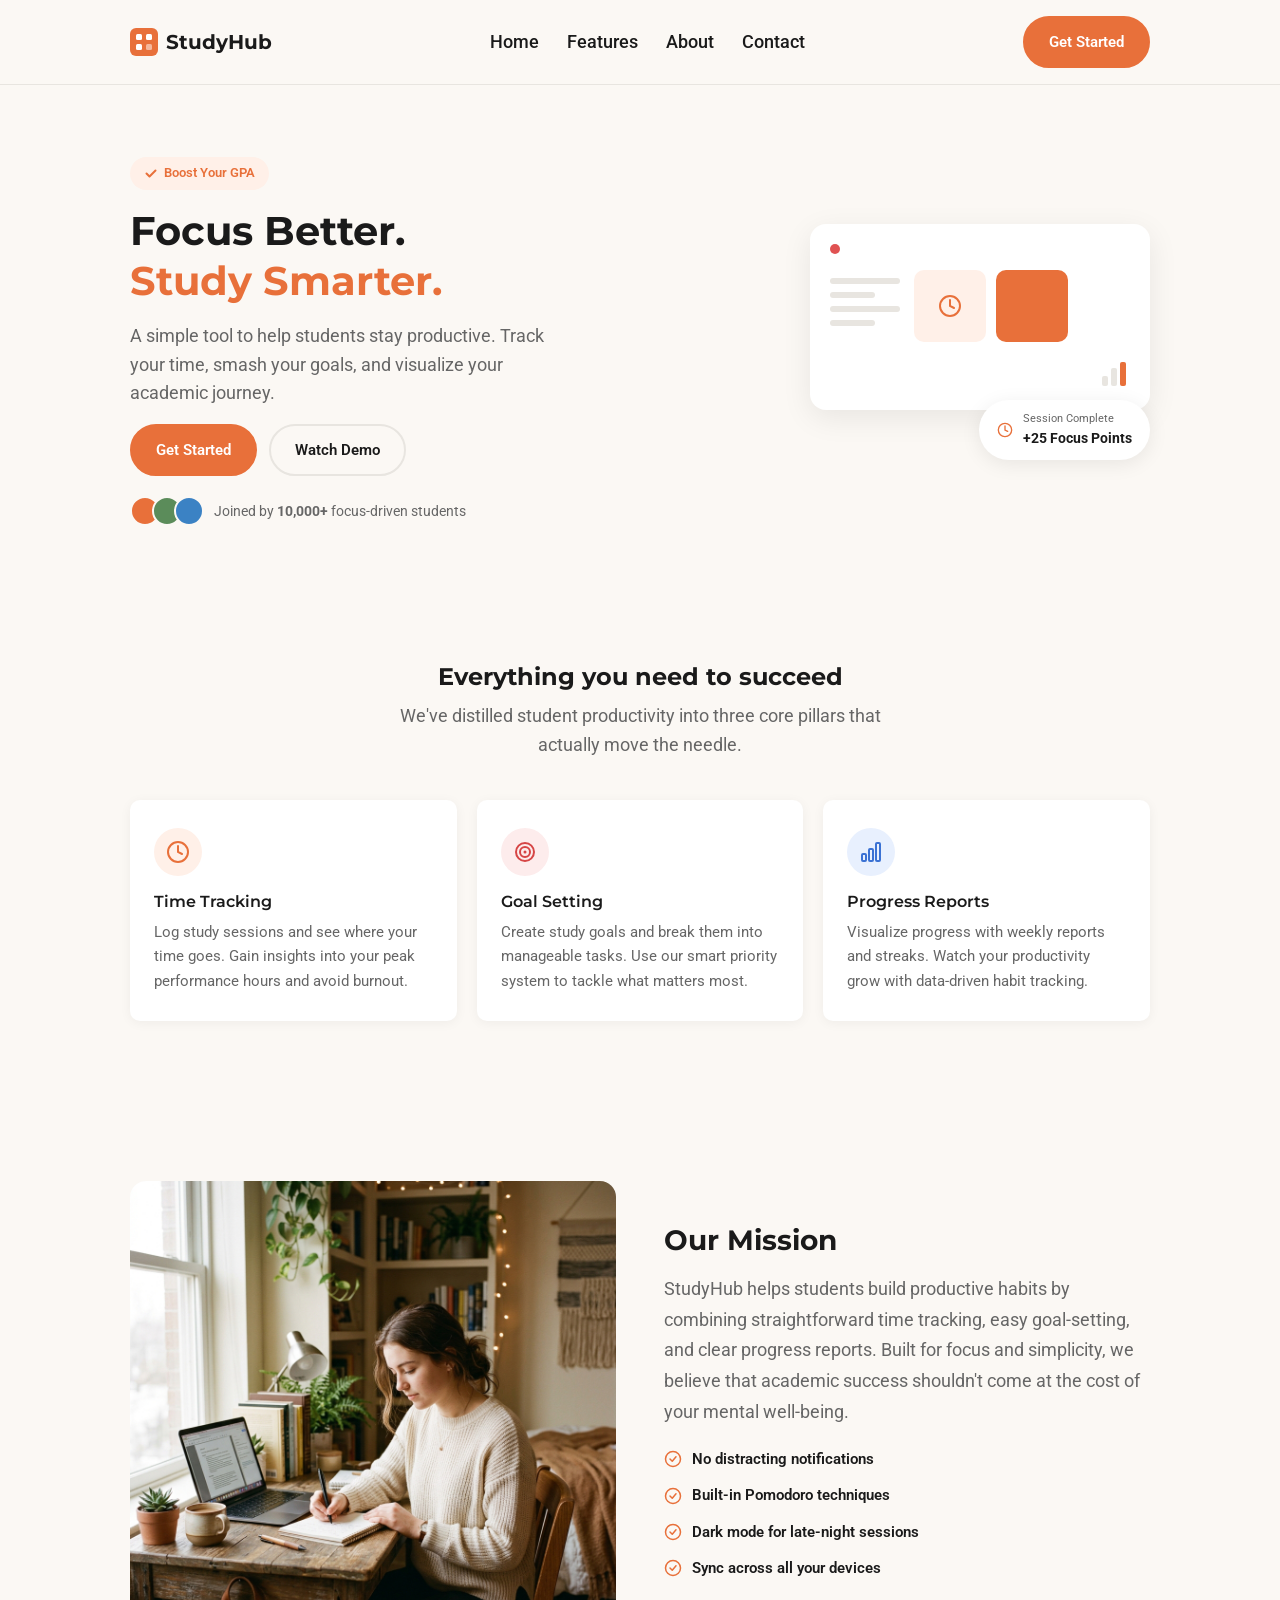
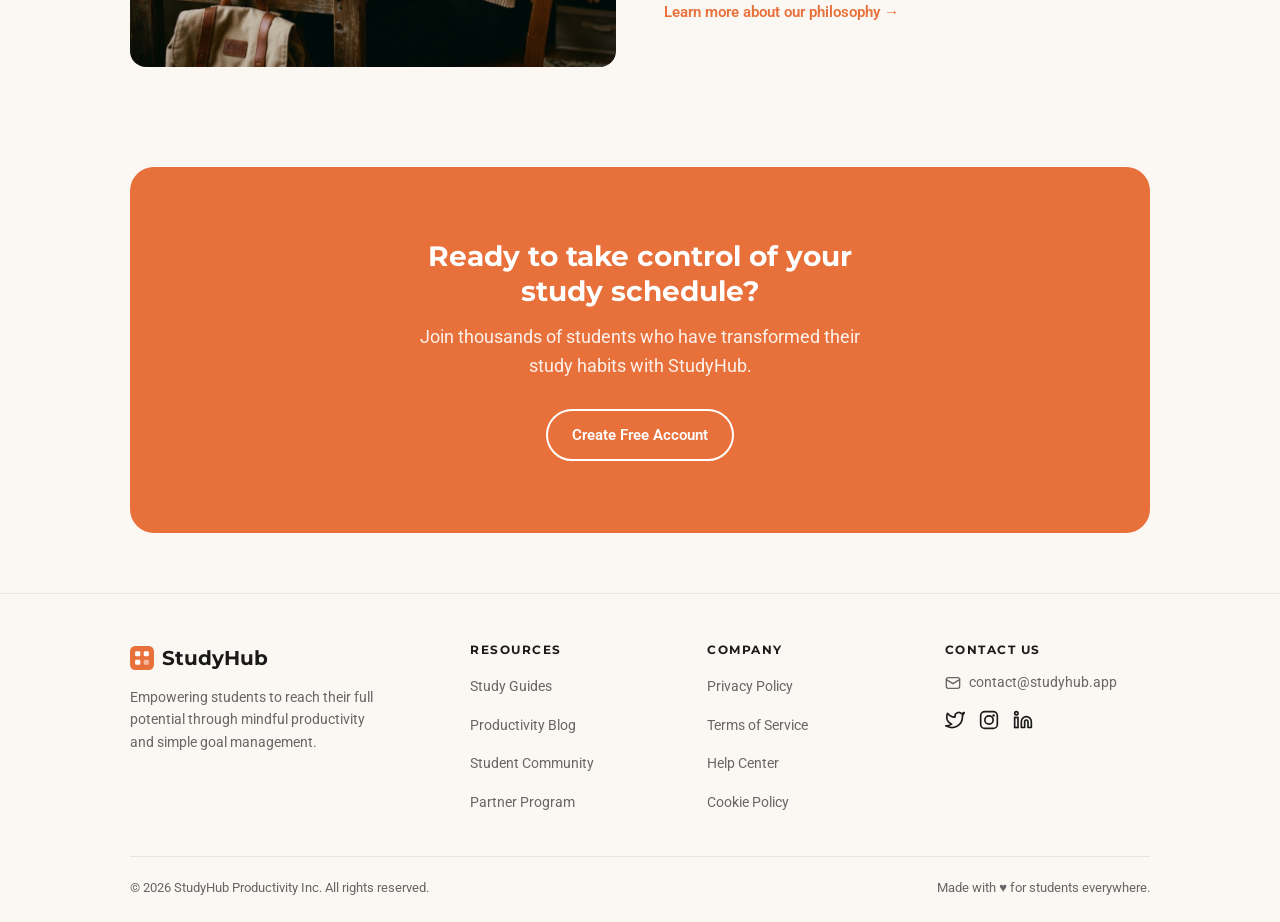
<file: index.html>
<!DOCTYPE html>
<html lang="en">
<head>
    <meta charset="UTF-8">
    <meta name="viewport" content="width=device-width, initial-scale=1.0">
    <meta name="description" content="StudyHub helps students stay productive with time tracking, goal setting, and progress reports.">
    <title>StudyHub - Focus Better. Study Smarter.</title>

    <!-- Fonts -->
    <link href="https://fonts.googleapis.com/css2?family=Montserrat:wght@400;600;700&family=Roboto:wght@400;500&display=swap" rel="stylesheet">

    <!-- CSS -->
    <link rel="stylesheet" href="style.css">
    <link rel="icon" href="#">

    <!-- Meta Tags for Social Media -->
    <meta property="og:type" content="website" />
    <meta property="og:locale" content="en_US" />
    <meta property="og:site_name" content="StudyHub" />
    <meta property="og:title" content="StudyHub - Focus Better. Study Smarter." />
    <meta property="og:description" content="StudyHub helps students stay productive with time tracking, goal setting, and progress reports." />
    <meta property="og:url" content="https://decodelabs-full-stack-dev.vercel.app/" />
    <meta property="og:image" content="https://decodelabs-full-stack-dev.vercel.app/images/og-image.png" />
    <meta property="og:image:secure_url" content="https://decodelabs-full-stack-dev.vercel.app/images/og-image.png" />
    <meta property="og:image:width" content="1200" />
    <meta property="og:image:height" content="630" />
    <meta property="og:image:alt" content="StudyHub - Focus Better. Study Smarter." />
</head>
<body>

    <!-- Skip to content (accessibility) -->
    <a href="#main-content" class="skip-link">Skip to content</a>

    <!-- Header -->
    <header>
        <div class="container header-container">

            <div class="logo">
                <img src="icons/logo.svg" alt="" width="28" height="28">
                <span>StudyHub</span>
            </div>

            <!-- Hamburger (mobile only) -->
            <button class="hamburger" aria-label="Toggle menu" aria-expanded="false">
                <span></span>
                <span></span>
                <span></span>
            </button>

            <nav class="nav" aria-label="Main navigation">
                <ul class="nav-links">
                    <li><a href="#">Home</a></li>
                    <li><a href="#features">Features</a></li>
                    <li><a href="#our-mission">About</a></li>
                    <li><a href="#contact-us">Contact</a></li>
                </ul>
            </nav>

            <a href="#" class="btn btn-primary header-cta">Get Started</a>
        </div>
    </header>

    <!-- Main -->
    <main id="main-content">

        <!-- Hero -->
        <section id="hero">
            <div class="container hero-container">
                <div class="hero-text">

                    <span class="badge">
                        <img src="icons/check.svg" alt="" width="14" height="14">
                        Boost Your GPA
                    </span>

                    <h1>Focus Better.<br><span class="accent">Study Smarter.</span></h1>

                    <p class="subtitle">A simple tool to help students stay productive. Track your time, smash your goals, and visualize your academic journey.</p>

                    <div class="hero-actions">
                        <a href="#" class="btn btn-primary">Get Started</a>
                        <a href="#" class="btn btn-outline">Watch Demo</a>
                    </div>

                    <div class="social-proof">
                        <div class="avatars">
                            <span class="avatar" style="background:#E8703A"></span>
                            <span class="avatar" style="background:#5B8C5A"></span>
                            <span class="avatar" style="background:#3B82C4"></span>
                        </div>
                        <p>Joined by <strong>10,000+</strong> focus-driven students</p>
                    </div>
                </div>

                <!-- Dashboard mockup -->
                <div class="hero-visual">
                    <div class="dashboard-card">
                        <div class="dash-dot"></div>
                        <div class="dash-body">
                            <div class="dash-lines">
                                <div class="line"></div>
                                <div class="line short"></div>
                                <div class="line"></div>
                                <div class="line short"></div>
                            </div>
                            <div class="dash-widgets">
                                <div class="widget widget-clock">
                                    <img src="icons/clock.svg" alt="" width="24" height="24">
                                </div>
                                <div class="widget widget-fill"></div>
                            </div>
                        </div>
                        <div class="dash-chart">
                            <img src="icons/chart.svg" alt="" width="32" height="32">
                        </div>
                    </div>

                    <div class="floating-badge">
                        <img src="icons/clock.svg" alt="" width="16" height="16">
                        <div>
                            <small>Session Complete</small>
                            <strong>+25 Focus Points</strong>
                        </div>
                    </div>
                </div>
            </div>
        </section>

        <!-- Features -->
        <section id="features">
            <div class="container">
                <div class="section-header">
                    <h2>Everything you need to succeed</h2>
                    <p>We've distilled student productivity into three core pillars that actually move the needle.</p>
                </div>

                <div class="feature-cards">
                    <article class="feature-card">
                        <div class="feature-icon">
                            <img src="icons/clock.svg" alt="" width="24" height="24">
                        </div>
                        <h3>Time Tracking</h3>
                        <p>Log study sessions and see where your time goes. Gain insights into your peak performance hours and avoid burnout.</p>
                    </article>

                    <article class="feature-card">
                        <div class="feature-icon red">
                            <img src="icons/target.svg" alt="" width="24" height="24">
                        </div>
                        <h3>Goal Setting</h3>
                        <p>Create study goals and break them into manageable tasks. Use our smart priority system to tackle what matters most.</p>
                    </article>

                    <article class="feature-card">
                        <div class="feature-icon blue">
                            <img src="icons/bars.svg" alt="" width="24" height="24">
                        </div>
                        <h3>Progress Reports</h3>
                        <p>Visualize progress with weekly reports and streaks. Watch your productivity grow with data-driven habit tracking.</p>
                    </article>
                </div>
            </div>
        </section>

        <!-- Our Mission -->
        <section id="our-mission">
            <div class="container mission-container">
                <div class="mission-image">
                    <img src="images/student-studying.png" alt="Student studying at desk with laptop and notebook">
                </div>

                <div class="mission-text">
                    <h2>Our Mission</h2>
                    <p>StudyHub helps students build productive habits by combining straightforward time tracking, easy goal-setting, and clear progress reports. Built for focus and simplicity, we believe that academic success shouldn't come at the cost of your mental well-being.</p>

                    <ul class="check-list">
                        <li><img src="icons/circle-check.svg" alt="" width="18" height="18"> No distracting notifications</li>
                        <li><img src="icons/circle-check.svg" alt="" width="18" height="18"> Built-in Pomodoro techniques</li>
                        <li><img src="icons/circle-check.svg" alt="" width="18" height="18"> Dark mode for late-night sessions</li>
                        <li><img src="icons/circle-check.svg" alt="" width="18" height="18"> Sync across all your devices</li>
                    </ul>

                    <a href="#" class="link-accent">Learn more about our philosophy &rarr;</a>
                </div>
            </div>
        </section>

        <!-- CTA -->
        <section id="cta">
            <div class="container">
                <div class="cta-card">
                    <h2>Ready to take control of your study schedule?</h2>
                    <p>Join thousands of students who have transformed their study habits with StudyHub.</p>
                    <a href="#" class="btn btn-white-outline">Create Free Account</a>
                </div>
            </div>
        </section>
    </main>

    <!-- Footer -->
    <footer>
        <div class="container">
            <div class="footer-grid">

                <div class="footer-brand">
                    <div class="logo">
                        <img src="icons/logo.svg" alt="" width="24" height="24">
                        <span>StudyHub</span>
                    </div>
                    <p>Empowering students to reach their full potential through mindful productivity and simple goal management.</p>
                </div>

                <div class="footer-col">
                    <h3>RESOURCES</h3>
                    <ul>
                        <li><a href="#">Study Guides</a></li>
                        <li><a href="#">Productivity Blog</a></li>
                        <li><a href="#">Student Community</a></li>
                        <li><a href="#">Partner Program</a></li>
                    </ul>
                </div>

                <div class="footer-col">
                    <h3>COMPANY</h3>
                    <ul>
                        <li><a href="#">Privacy Policy</a></li>
                        <li><a href="#">Terms of Service</a></li>
                        <li><a href="#">Help Center</a></li>
                        <li><a href="#">Cookie Policy</a></li>
                    </ul>
                </div>

                <div class="footer-col" id="contact-us">
                    <h3>CONTACT US</h3>
                    <a href="mailto:contact@studyhub.app" class="contact-email">
                        <img src="icons/mail.svg" alt="" width="16" height="16">
                        contact@studyhub.app
                    </a>
                    <div class="social-links">
                        <a href="#" aria-label="StudyHub on Twitter"><img src="icons/twitter.svg" alt="" width="20" height="20"></a>
                        <a href="#" aria-label="StudyHub on Instagram"><img src="icons/instagram.svg" alt="" width="20" height="20"></a>
                        <a href="#" aria-label="StudyHub on LinkedIn"><img src="icons/linkedin.svg" alt="" width="20" height="20"></a>
                    </div>
                </div>
            </div>

            <div class="footer-bottom">
                <p>&copy; 2026 StudyHub Productivity Inc. All rights reserved.</p>
                <p>Made with &hearts; for students everywhere.</p>
            </div>
        </div>
    </footer>

    <script src="script.js"></script>
</body>
</html>
</file>
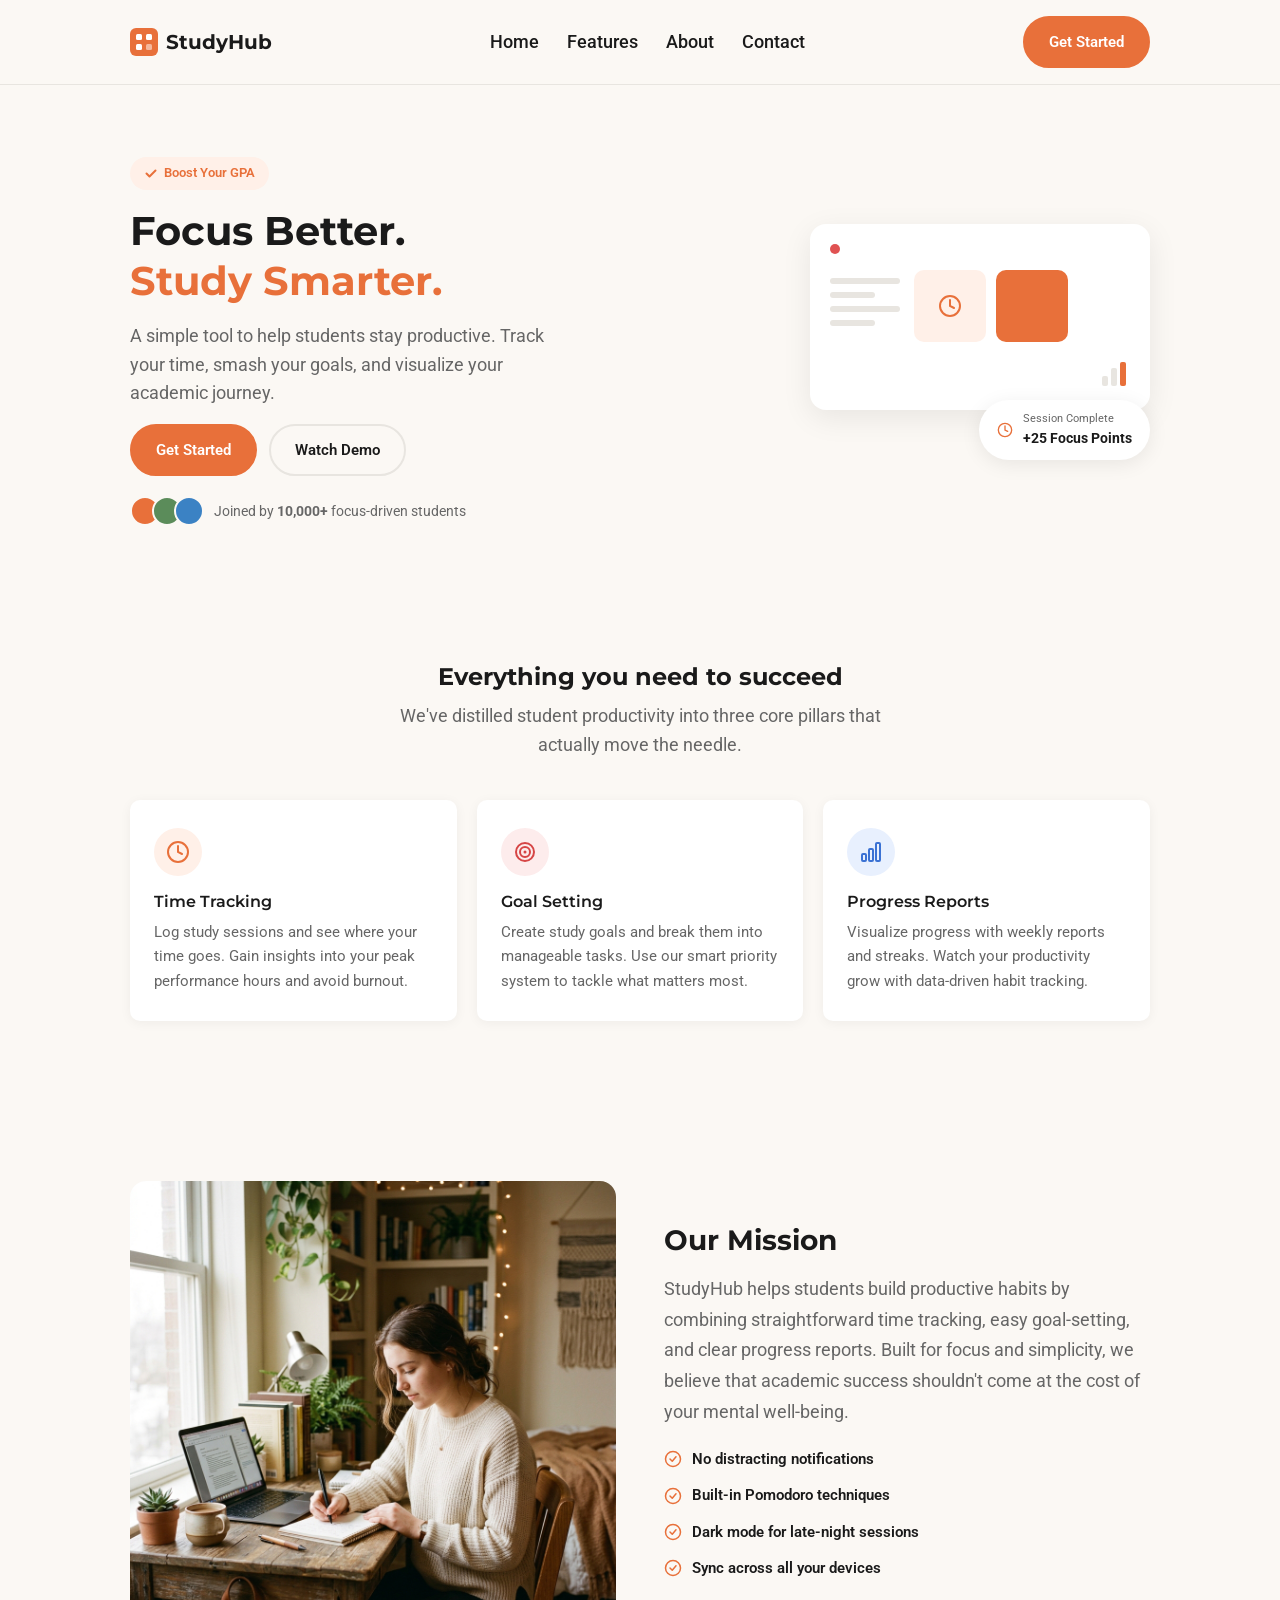
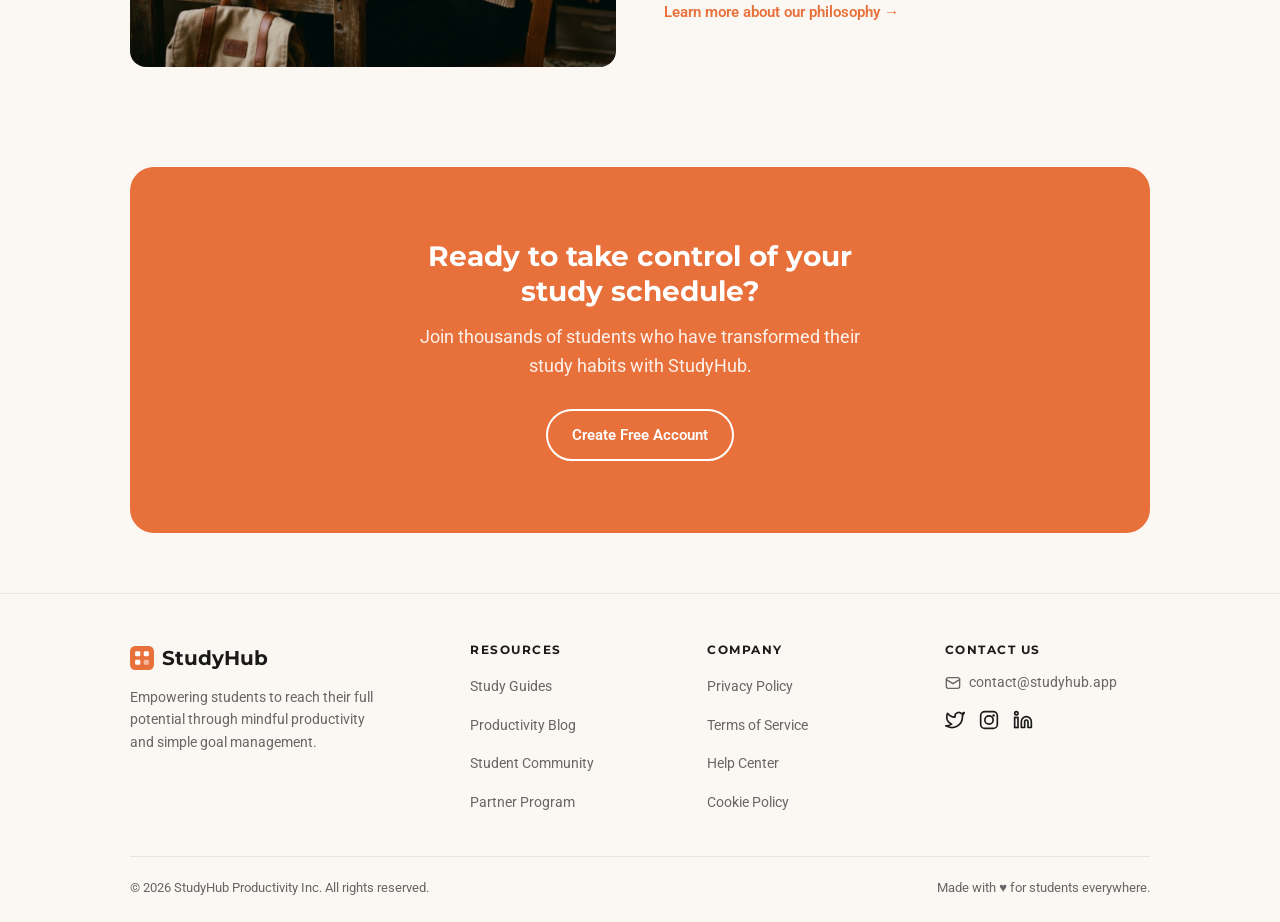
<file: Project-1/index.html>
<!DOCTYPE html>
<html lang="en">
<head>
    <meta charset="UTF-8">
    <meta name="viewport" content="width=device-width, initial-scale=1.0">
    <meta name="description" content="StudyHub helps students stay productive with time tracking, goal setting, and progress reports.">
    <title>StudyHub - Focus Better. Study Smarter.</title>

    <!-- Fonts -->
    <link href="https://fonts.googleapis.com/css2?family=Montserrat:wght@400;600;700&family=Roboto:wght@400;500&display=swap" rel="stylesheet">

    <!-- CSS -->
    <link rel="stylesheet" href="style.css">
    <link rel="icon" href="#">

    <!-- Meta Tags for Social Media -->
    <meta property="og:type" content="website" />
    <meta property="og:locale" content="en_US" />
    <meta property="og:site_name" content="StudyHub" />
    <meta property="og:title" content="StudyHub - Focus Better. Study Smarter." />
    <meta property="og:description" content="StudyHub helps students stay productive with time tracking, goal setting, and progress reports." />
    <meta property="og:url" content="https://studyhub-decodelabs.vercel.app/" />
    <meta property="og:image" content="https://studyhub-decodelabs.vercel.app/images/og-image.png" />
    <meta property="og:image:secure_url" content="https://studyhub-decodelabs.vercel.app/images/og-image.png" />
    <meta property="og:image:width" content="1200" />
    <meta property="og:image:height" content="630" />
    <meta property="og:image:alt" content="StudyHub - Focus Better. Study Smarter." />
</head>
<body>

    <!-- Skip to content (accessibility) -->
    <a href="#main-content" class="skip-link">Skip to content</a>

    <!-- Header -->
    <header>
        <div class="container header-container">

            <div class="logo">
                <img src="icons/logo.svg" alt="" width="28" height="28">
                <span>StudyHub</span>
            </div>

            <!-- Hamburger (mobile only) -->
            <button class="hamburger" aria-label="Toggle menu" aria-expanded="false">
                <span></span>
                <span></span>
                <span></span>
            </button>

            <nav class="nav" aria-label="Main navigation">
                <ul class="nav-links">
                    <li><a href="#">Home</a></li>
                    <li><a href="#features">Features</a></li>
                    <li><a href="#our-mission">About</a></li>
                    <li><a href="#contact-us">Contact</a></li>
                </ul>
            </nav>

            <a href="#" class="btn btn-primary header-cta">Get Started</a>
        </div>
    </header>

    <!-- Main -->
    <main id="main-content">

        <!-- Hero -->
        <section id="hero">
            <div class="container hero-container">
                <div class="hero-text">

                    <span class="badge">
                        <img src="icons/check.svg" alt="" width="14" height="14">
                        Boost Your GPA
                    </span>

                    <h1>Focus Better.<br><span class="accent">Study Smarter.</span></h1>

                    <p class="subtitle">A simple tool to help students stay productive. Track your time, smash your goals, and visualize your academic journey.</p>

                    <div class="hero-actions">
                        <a href="#" class="btn btn-primary">Get Started</a>
                        <a href="#" class="btn btn-outline">Watch Demo</a>
                    </div>

                    <div class="social-proof">
                        <div class="avatars">
                            <span class="avatar" style="background:#E8703A"></span>
                            <span class="avatar" style="background:#5B8C5A"></span>
                            <span class="avatar" style="background:#3B82C4"></span>
                        </div>
                        <p>Joined by <strong>10,000+</strong> focus-driven students</p>
                    </div>
                </div>

                <!-- Dashboard mockup -->
                <div class="hero-visual">
                    <div class="dashboard-card">
                        <div class="dash-dot"></div>
                        <div class="dash-body">
                            <div class="dash-lines">
                                <div class="line"></div>
                                <div class="line short"></div>
                                <div class="line"></div>
                                <div class="line short"></div>
                            </div>
                            <div class="dash-widgets">
                                <div class="widget widget-clock">
                                    <img src="icons/clock.svg" alt="" width="24" height="24">
                                </div>
                                <div class="widget widget-fill"></div>
                            </div>
                        </div>
                        <div class="dash-chart">
                            <img src="icons/chart.svg" alt="" width="32" height="32">
                        </div>
                    </div>

                    <div class="floating-badge">
                        <img src="icons/clock.svg" alt="" width="16" height="16">
                        <div>
                            <small>Session Complete</small>
                            <strong>+25 Focus Points</strong>
                        </div>
                    </div>
                </div>
            </div>
        </section>

        <!-- Features -->
        <section id="features">
            <div class="container">
                <div class="section-header">
                    <h2>Everything you need to succeed</h2>
                    <p>We've distilled student productivity into three core pillars that actually move the needle.</p>
                </div>

                <div class="feature-cards">
                    <article class="feature-card">
                        <div class="feature-icon">
                            <img src="icons/clock.svg" alt="" width="24" height="24">
                        </div>
                        <h3>Time Tracking</h3>
                        <p>Log study sessions and see where your time goes. Gain insights into your peak performance hours and avoid burnout.</p>
                    </article>

                    <article class="feature-card">
                        <div class="feature-icon red">
                            <img src="icons/target.svg" alt="" width="24" height="24">
                        </div>
                        <h3>Goal Setting</h3>
                        <p>Create study goals and break them into manageable tasks. Use our smart priority system to tackle what matters most.</p>
                    </article>

                    <article class="feature-card">
                        <div class="feature-icon blue">
                            <img src="icons/bars.svg" alt="" width="24" height="24">
                        </div>
                        <h3>Progress Reports</h3>
                        <p>Visualize progress with weekly reports and streaks. Watch your productivity grow with data-driven habit tracking.</p>
                    </article>
                </div>
            </div>
        </section>

        <!-- Our Mission -->
        <section id="our-mission">
            <div class="container mission-container">
                <div class="mission-image">
                    <img src="images/student-studying.png" alt="Student studying at desk with laptop and notebook">
                </div>

                <div class="mission-text">
                    <h2>Our Mission</h2>
                    <p>StudyHub helps students build productive habits by combining straightforward time tracking, easy goal-setting, and clear progress reports. Built for focus and simplicity, we believe that academic success shouldn't come at the cost of your mental well-being.</p>

                    <ul class="check-list">
                        <li><img src="icons/circle-check.svg" alt="" width="18" height="18"> No distracting notifications</li>
                        <li><img src="icons/circle-check.svg" alt="" width="18" height="18"> Built-in Pomodoro techniques</li>
                        <li><img src="icons/circle-check.svg" alt="" width="18" height="18"> Dark mode for late-night sessions</li>
                        <li><img src="icons/circle-check.svg" alt="" width="18" height="18"> Sync across all your devices</li>
                    </ul>

                    <a href="#" class="link-accent">Learn more about our philosophy &rarr;</a>
                </div>
            </div>
        </section>

        <!-- CTA -->
        <section id="cta">
            <div class="container">
                <div class="cta-card">
                    <h2>Ready to take control of your study schedule?</h2>
                    <p>Join thousands of students who have transformed their study habits with StudyHub.</p>
                    <a href="#" class="btn btn-white-outline">Create Free Account</a>
                </div>
            </div>
        </section>
    </main>

    <!-- Footer -->
    <footer>
        <div class="container">
            <div class="footer-grid">

                <div class="footer-brand">
                    <div class="logo">
                        <img src="icons/logo.svg" alt="" width="24" height="24">
                        <span>StudyHub</span>
                    </div>
                    <p>Empowering students to reach their full potential through mindful productivity and simple goal management.</p>
                </div>

                <div class="footer-col">
                    <h3>RESOURCES</h3>
                    <ul>
                        <li><a href="#">Study Guides</a></li>
                        <li><a href="#">Productivity Blog</a></li>
                        <li><a href="#">Student Community</a></li>
                        <li><a href="#">Partner Program</a></li>
                    </ul>
                </div>

                <div class="footer-col">
                    <h3>COMPANY</h3>
                    <ul>
                        <li><a href="#">Privacy Policy</a></li>
                        <li><a href="#">Terms of Service</a></li>
                        <li><a href="#">Help Center</a></li>
                        <li><a href="#">Cookie Policy</a></li>
                    </ul>
                </div>

                <div class="footer-col" id="contact-us">
                    <h3>CONTACT US</h3>
                    <a href="mailto:contact@studyhub.app" class="contact-email">
                        <img src="icons/mail.svg" alt="" width="16" height="16">
                        contact@studyhub.app
                    </a>
                    <div class="social-links">
                        <a href="#" aria-label="StudyHub on Twitter"><img src="icons/twitter.svg" alt="" width="20" height="20"></a>
                        <a href="#" aria-label="StudyHub on Instagram"><img src="icons/instagram.svg" alt="" width="20" height="20"></a>
                        <a href="#" aria-label="StudyHub on LinkedIn"><img src="icons/linkedin.svg" alt="" width="20" height="20"></a>
                    </div>
                </div>
            </div>

            <div class="footer-bottom">
                <p>&copy; 2026 StudyHub Productivity Inc. All rights reserved.</p>
                <p>Made with &hearts; for students everywhere.</p>
            </div>
        </div>
    </footer>

    <script src="script.js"></script>
</body>
</html>
</file>
<file: style.css>
/* Reset */
*, *::before, *::after {
  margin: 0;
  padding: 0;
  box-sizing: border-box;
}

/* Colors & fonts */
:root {
  --orange: #E8703A;
  --orange-dark: #D4602C;
  --orange-light: #FFF0E8;
  --bg: #FBF8F4;
  --white: #FFFFFF;
  --dark: #1A1A1A;
  --gray: #666;
  --border: #E8E5E0;
}

html { scroll-behavior: smooth; }

body {
  font-family: 'Roboto', sans-serif;
  font-size: clamp(0.95rem, 1.8vw, 1.125rem);
  line-height: 1.6;
  color: var(--dark);
  background: var(--bg);
}

img { display: block; max-width: 100%; height: auto; }

h1, h2, h3 {
  font-family: 'Montserrat', sans-serif;
  line-height: 1.25;
}
h1 { font-weight: 700; font-size: clamp(1.5rem, 5vw, 2.25rem); }
h2 { font-weight: 700; font-size: clamp(1.125rem, 3.5vw, 1.5rem); }
h3 { font-weight: 600; font-size: 1rem; }

a {
  text-decoration: none;
  color: inherit;
  display: inline-block;
}
a:focus-visible {
  outline: 2px solid var(--orange);
  outline-offset: 2px;
  border-radius: 4px;
}

.accent { color: var(--orange); }

.container {
  max-width: 1100px;
  margin: 0 auto;
  padding: 0 20px;
}


/* ---- Skip link ---- */
.skip-link {
  position: absolute;
  top: -100%;
  left: 16px;
  background: var(--orange);
  color: white;
  padding: 8px 16px;
  border-radius: 6px;
  font-weight: 600;
  font-size: 0.875rem;
  z-index: 100;
}
.skip-link:focus { top: 16px; }


/* ---- Buttons ---- */
.btn {
  padding: 12px 24px;
  border-radius: 30px;
  font-weight: 600;
  font-size: 0.95rem;
  border: 2px solid transparent;
  cursor: pointer;
  transition: all 0.2s ease;
  display: inline-flex;
  align-items: center;
  justify-content: center;
}

.btn-primary {
  background: var(--orange);
  color: white;
  border-color: var(--orange);
}
.btn-primary:hover {
  background: var(--orange-dark);
  border-color: var(--orange-dark);
}

.btn-outline {
  background: transparent;
  color: var(--dark);
  border-color: var(--border);
}
.btn-outline:hover { border-color: var(--dark); }

.btn-white-outline {
  background: transparent;
  color: white;
  border-color: white;
}
.btn-white-outline:hover {
  background: white;
  color: var(--orange);
}


/* ---- Header ---- */
header {
  padding: 16px 0;
  position: sticky;
  top: 0;
  background: var(--bg);
  z-index: 50;
  border-bottom: 1px solid var(--border);
}

.header-container {
  display: flex;
  align-items: center;
  justify-content: space-between;
  gap: 16px;
}

.logo {
  display: flex;
  align-items: center;
  gap: 8px;
  font-family: 'Montserrat', sans-serif;
  font-weight: 700;
  font-size: 1.25rem;
  flex-shrink: 0;
}

/* Hamburger */
.hamburger {
  display: flex;
  flex-direction: column;
  gap: 5px;
  background: none;
  border: none;
  cursor: pointer;
  padding: 6px;
  z-index: 60;
}

.hamburger span {
  width: 24px;
  height: 2.5px;
  background: var(--dark);
  border-radius: 2px;
  transition: all 0.3s ease;
}

/* X shape when open */
.hamburger.active span:nth-child(1) { transform: translateY(7.5px) rotate(45deg); }
.hamburger.active span:nth-child(2) { opacity: 0; }
.hamburger.active span:nth-child(3) { transform: translateY(-7.5px) rotate(-45deg); }

/* Nav - hidden on mobile */
.nav {
  display: none;
  position: absolute;
  top: 100%;
  left: 0;
  right: 0;
  background: var(--bg);
  border-bottom: 1px solid var(--border);
  padding: 24px 20px;
  z-index: 55;
}
.nav.open { display: block; }

.nav-links {
  list-style: none;
  display: flex;
  flex-direction: column;
  gap: 20px;
}

.nav-links a {
  font-weight: 500;
  color: var(--dark);
  transition: color 0.2s;
}
.nav-links a:hover { color: var(--orange); }

.header-cta { display: none; }


/* ---- Hero ---- */
#hero { padding: 48px 0 40px; }

.hero-container {
  display: flex;
  flex-direction: column;
  gap: 40px;
}

.hero-text {
  display: flex;
  flex-direction: column;
  gap: 16px;
  max-width: 560px;
}

.subtitle {
  color: var(--gray);
  max-width: 440px;
}

.badge {
  display: inline-flex;
  align-items: center;
  gap: 6px;
  background: var(--orange-light);
  color: var(--orange);
  padding: 6px 14px;
  border-radius: 30px;
  font-size: 0.8rem;
  font-weight: 600;
  width: fit-content;
}

.hero-actions {
  display: flex;
  gap: 12px;
  flex-wrap: wrap;
}

.social-proof {
  display: flex;
  align-items: center;
  gap: 10px;
  margin-top: 4px;
}
.social-proof p { font-size: 0.85rem; color: var(--gray); }

.avatars { display: flex; }
.avatar {
  width: 30px;
  height: 30px;
  border-radius: 50%;
  border: 2px solid var(--bg);
  margin-left: -8px;
}
.avatar:first-child { margin-left: 0; }

/* Dashboard mockup */
.hero-visual {
  position: relative;
  display: flex;
  flex-direction: column;
  align-items: center;
}

.dashboard-card {
  background: white;
  border-radius: 16px;
  padding: 20px;
  box-shadow: 0 8px 30px rgba(0,0,0,0.08);
  width: 100%;
  max-width: 340px;
  display: flex;
  flex-direction: column;
  gap: 16px;
}

.dash-dot {
  width: 10px;
  height: 10px;
  border-radius: 50%;
  background: #E05252;
}

.dash-body { display: flex; gap: 14px; }

.dash-lines {
  display: flex;
  flex-direction: column;
  gap: 8px;
  padding: 8px 0;
}
.line {
  width: 70px;
  height: 6px;
  background: var(--border);
  border-radius: 3px;
}
.line.short { width: 45px; }

.dash-widgets { display: flex; gap: 10px; }
.widget {
  width: 72px;
  height: 72px;
  border-radius: 10px;
  display: flex;
  align-items: center;
  justify-content: center;
}
.widget-clock { background: var(--orange-light); }
.widget-fill { background: var(--orange); }

.dash-chart { display: flex; justify-content: flex-end; }

.floating-badge {
  display: inline-flex;
  align-items: center;
  gap: 10px;
  background: white;
  padding: 10px 18px;
  border-radius: 30px;
  box-shadow: 0 4px 20px rgba(0,0,0,0.08);
  margin-top: -10px;
  z-index: 2;
  font-size: 0.8rem;
}
.floating-badge small {
  display: block;
  font-size: 0.7rem;
  color: var(--gray);
}
.floating-badge strong { font-size: 0.85rem; }


/* ---- Features ---- */
#features { padding: 60px 0; }

.section-header {
  text-align: center;
  margin-bottom: 40px;
}
.section-header p {
  color: var(--gray);
  margin-top: 10px;
  max-width: 520px;
  margin-inline: auto;
}

.feature-cards {
  display: flex;
  flex-direction: column;
  gap: 20px;
}

.feature-card {
  background: white;
  padding: 28px 24px;
  border-radius: 10px;
  box-shadow: 0 2px 12px rgba(0,0,0,0.05);
  transition: transform 0.2s, box-shadow 0.2s;
}
.feature-card:hover {
  transform: translateY(-4px);
  box-shadow: 0 8px 24px rgba(0,0,0,0.08);
}

.feature-icon {
  width: 48px;
  height: 48px;
  border-radius: 50%;
  background: var(--orange-light);
  display: flex;
  align-items: center;
  justify-content: center;
  margin-bottom: 16px;
}
.feature-icon.red { background: #FDECEC; }
.feature-icon.blue { background: #E8F0FE; }

.feature-card h3 { margin-bottom: 8px; }
.feature-card p {
  color: var(--gray);
  font-size: 0.92rem;
  line-height: 1.65;
}


/* ---- Mission ---- */
#our-mission { padding: 60px 0; }

.mission-container {
  display: flex;
  flex-direction: column;
  gap: 32px;
}

.mission-image {
  border-radius: 16px;
  overflow: hidden;
  min-height: 260px;
}
.mission-image img {
  width: 100%;
  height: 100%;
  object-fit: cover;
}

.mission-text {
  display: flex;
  flex-direction: column;
  gap: 16px;
}
.mission-text h2 { font-size: clamp(1.25rem, 3.5vw, 1.75rem); }
.mission-text > p { color: var(--gray); line-height: 1.7; }

.check-list {
  list-style: none;
  display: flex;
  flex-direction: column;
  gap: 12px;
  margin-top: 4px;
}
.check-list li {
  display: flex;
  align-items: center;
  gap: 10px;
  font-weight: 600;
  font-size: 0.95rem;
}
.check-list img { flex-shrink: 0; }

.link-accent {
  color: var(--orange);
  font-weight: 600;
  font-size: 0.95rem;
  margin-top: 4px;
}
.link-accent:hover { color: var(--orange-dark); }


/* ---- CTA ---- */
#cta { padding: 20px 0 60px; }

.cta-card {
  background: var(--orange);
  color: white;
  text-align: center;
  padding: 60px 28px;
  border-radius: 24px;
}
.cta-card h2 {
  color: white;
  font-size: clamp(1.25rem, 4vw, 1.75rem);
  max-width: 440px;
  margin: 0 auto;
}
.cta-card p {
  color: rgba(255,255,255,0.9);
  margin: 14px auto 28px;
  max-width: 460px;
}


/* ---- Footer ---- */
footer {
  background: var(--bg);
  border-top: 1px solid var(--border);
  padding: 48px 0 24px;
}

.footer-grid {
  display: grid;
  grid-template-columns: 1fr;
  gap: 32px;
}

.footer-brand .logo { margin-bottom: 12px; }
.footer-brand > p {
  color: var(--gray);
  font-size: 0.88rem;
  max-width: 260px;
  line-height: 1.6;
}

.footer-col h3 {
  font-family: 'Montserrat', sans-serif;
  font-size: 0.75rem;
  font-weight: 700;
  letter-spacing: 1.5px;
  margin-bottom: 14px;
}

.footer-col ul {
  list-style: none;
  display: flex;
  flex-direction: column;
  gap: 10px;
}
.footer-col a {
  color: var(--gray);
  font-size: 0.9rem;
}
.footer-col a:hover { color: var(--orange); }

.contact-email {
  display: inline-flex;
  align-items: center;
  gap: 8px;
  color: var(--gray);
  font-size: 0.9rem;
  margin-bottom: 16px;
}
.contact-email:hover { color: var(--orange); }

.social-links { display: flex; gap: 14px; }
.social-links a {
  display: flex;
  align-items: center;
  justify-content: center;
}
.social-links a:hover { opacity: 0.7; }

.footer-bottom {
  display: flex;
  flex-direction: column;
  gap: 4px;
  margin-top: 40px;
  padding-top: 20px;
  border-top: 1px solid var(--border);
  font-size: 0.82rem;
  color: var(--gray);
}


/* ---- Tablet (768px+) ---- */
@media (min-width: 768px) {
  .container { padding: 0 32px; }

  .hamburger { display: none; }

  .nav {
    display: block;
    position: static;
    background: none;
    border: none;
    padding: 0;
  }
  .nav-links { flex-direction: row; gap: 28px; }
  .header-cta { display: inline-flex; }

  .hero-container {
    flex-direction: row;
    align-items: center;
    justify-content: space-between;
  }
  .hero-text { flex: 1; }
  .hero-visual { flex: 1; align-items: flex-end; }

  .feature-cards { flex-direction: row; flex-wrap: wrap; }
  .feature-card { flex: 1 1 calc(50% - 10px); }

  .mission-container {
    flex-direction: row;
    align-items: center;
    gap: 48px;
  }
  .mission-image, .mission-text { flex: 1; }
  .mission-image { min-height: 360px; }

  .footer-grid { grid-template-columns: 1.5fr 1fr 1fr 1fr; }
  .footer-bottom { flex-direction: row; justify-content: space-between; }
}


/* ---- Desktop (1024px+) ---- */
@media (min-width: 1024px) {
  .container { padding: 0 40px; }

  #hero { padding: 72px 0 56px; }
  h1 { font-size: 2.5rem; }

  .feature-cards { flex-wrap: nowrap; }
  .feature-card { flex: 1; }

  #features { padding: 80px 0; }
  #our-mission { padding: 80px 0; }

  .cta-card { padding: 72px 40px; }
}
</file>
<file: Project-1/style.css>
/* Reset */
*, *::before, *::after {
  margin: 0;
  padding: 0;
  box-sizing: border-box;
}

/* Colors & fonts */
:root {
  --orange: #E8703A;
  --orange-dark: #D4602C;
  --orange-light: #FFF0E8;
  --bg: #FBF8F4;
  --white: #FFFFFF;
  --dark: #1A1A1A;
  --gray: #666;
  --border: #E8E5E0;
}

html { scroll-behavior: smooth; }

body {
  font-family: 'Roboto', sans-serif;
  font-size: clamp(0.95rem, 1.8vw, 1.125rem);
  line-height: 1.6;
  color: var(--dark);
  background: var(--bg);
}

img { display: block; max-width: 100%; height: auto; }

h1, h2, h3 {
  font-family: 'Montserrat', sans-serif;
  line-height: 1.25;
}
h1 { font-weight: 700; font-size: clamp(1.5rem, 5vw, 2.25rem); }
h2 { font-weight: 700; font-size: clamp(1.125rem, 3.5vw, 1.5rem); }
h3 { font-weight: 600; font-size: 1rem; }

a {
  text-decoration: none;
  color: inherit;
  display: inline-block;
}
a:focus-visible {
  outline: 2px solid var(--orange);
  outline-offset: 2px;
  border-radius: 4px;
}

.accent { color: var(--orange); }

.container {
  max-width: 1100px;
  margin: 0 auto;
  padding: 0 20px;
}


/* ---- Skip link ---- */
.skip-link {
  position: absolute;
  top: -100%;
  left: 16px;
  background: var(--orange);
  color: white;
  padding: 8px 16px;
  border-radius: 6px;
  font-weight: 600;
  font-size: 0.875rem;
  z-index: 100;
}
.skip-link:focus { top: 16px; }


/* ---- Buttons ---- */
.btn {
  padding: 12px 24px;
  border-radius: 30px;
  font-weight: 600;
  font-size: 0.95rem;
  border: 2px solid transparent;
  cursor: pointer;
  transition: all 0.2s ease;
  display: inline-flex;
  align-items: center;
  justify-content: center;
}

.btn-primary {
  background: var(--orange);
  color: white;
  border-color: var(--orange);
}
.btn-primary:hover {
  background: var(--orange-dark);
  border-color: var(--orange-dark);
}

.btn-outline {
  background: transparent;
  color: var(--dark);
  border-color: var(--border);
}
.btn-outline:hover { border-color: var(--dark); }

.btn-white-outline {
  background: transparent;
  color: white;
  border-color: white;
}
.btn-white-outline:hover {
  background: white;
  color: var(--orange);
}


/* ---- Header ---- */
header {
  padding: 16px 0;
  position: sticky;
  top: 0;
  background: var(--bg);
  z-index: 50;
  border-bottom: 1px solid var(--border);
}

.header-container {
  display: flex;
  align-items: center;
  justify-content: space-between;
  gap: 16px;
}

.logo {
  display: flex;
  align-items: center;
  gap: 8px;
  font-family: 'Montserrat', sans-serif;
  font-weight: 700;
  font-size: 1.25rem;
  flex-shrink: 0;
}

/* Hamburger */
.hamburger {
  display: flex;
  flex-direction: column;
  gap: 5px;
  background: none;
  border: none;
  cursor: pointer;
  padding: 6px;
  z-index: 60;
}

.hamburger span {
  width: 24px;
  height: 2.5px;
  background: var(--dark);
  border-radius: 2px;
  transition: all 0.3s ease;
}

/* X shape when open */
.hamburger.active span:nth-child(1) { transform: translateY(7.5px) rotate(45deg); }
.hamburger.active span:nth-child(2) { opacity: 0; }
.hamburger.active span:nth-child(3) { transform: translateY(-7.5px) rotate(-45deg); }

/* Nav - hidden on mobile */
.nav {
  display: none;
  position: absolute;
  top: 100%;
  left: 0;
  right: 0;
  background: var(--bg);
  border-bottom: 1px solid var(--border);
  padding: 24px 20px;
  z-index: 55;
}
.nav.open { display: block; }

.nav-links {
  list-style: none;
  display: flex;
  flex-direction: column;
  gap: 20px;
}

.nav-links a {
  font-weight: 500;
  color: var(--dark);
  transition: color 0.2s;
}
.nav-links a:hover { color: var(--orange); }

.header-cta { display: none; }


/* ---- Hero ---- */
#hero { padding: 48px 0 40px; }

.hero-container {
  display: flex;
  flex-direction: column;
  gap: 40px;
}

.hero-text {
  display: flex;
  flex-direction: column;
  gap: 16px;
  max-width: 560px;
}

.subtitle {
  color: var(--gray);
  max-width: 440px;
}

.badge {
  display: inline-flex;
  align-items: center;
  gap: 6px;
  background: var(--orange-light);
  color: var(--orange);
  padding: 6px 14px;
  border-radius: 30px;
  font-size: 0.8rem;
  font-weight: 600;
  width: fit-content;
}

.hero-actions {
  display: flex;
  gap: 12px;
  flex-wrap: wrap;
}

.social-proof {
  display: flex;
  align-items: center;
  gap: 10px;
  margin-top: 4px;
}
.social-proof p { font-size: 0.85rem; color: var(--gray); }

.avatars { display: flex; }
.avatar {
  width: 30px;
  height: 30px;
  border-radius: 50%;
  border: 2px solid var(--bg);
  margin-left: -8px;
}
.avatar:first-child { margin-left: 0; }

/* Dashboard mockup */
.hero-visual {
  position: relative;
  display: flex;
  flex-direction: column;
  align-items: center;
}

.dashboard-card {
  background: white;
  border-radius: 16px;
  padding: 20px;
  box-shadow: 0 8px 30px rgba(0,0,0,0.08);
  width: 100%;
  max-width: 340px;
  display: flex;
  flex-direction: column;
  gap: 16px;
}

.dash-dot {
  width: 10px;
  height: 10px;
  border-radius: 50%;
  background: #E05252;
}

.dash-body { display: flex; gap: 14px; }

.dash-lines {
  display: flex;
  flex-direction: column;
  gap: 8px;
  padding: 8px 0;
}
.line {
  width: 70px;
  height: 6px;
  background: var(--border);
  border-radius: 3px;
}
.line.short { width: 45px; }

.dash-widgets { display: flex; gap: 10px; }
.widget {
  width: 72px;
  height: 72px;
  border-radius: 10px;
  display: flex;
  align-items: center;
  justify-content: center;
}
.widget-clock { background: var(--orange-light); }
.widget-fill { background: var(--orange); }

.dash-chart { display: flex; justify-content: flex-end; }

.floating-badge {
  display: inline-flex;
  align-items: center;
  gap: 10px;
  background: white;
  padding: 10px 18px;
  border-radius: 30px;
  box-shadow: 0 4px 20px rgba(0,0,0,0.08);
  margin-top: -10px;
  z-index: 2;
  font-size: 0.8rem;
}
.floating-badge small {
  display: block;
  font-size: 0.7rem;
  color: var(--gray);
}
.floating-badge strong { font-size: 0.85rem; }


/* ---- Features ---- */
#features { padding: 60px 0; }

.section-header {
  text-align: center;
  margin-bottom: 40px;
}
.section-header p {
  color: var(--gray);
  margin-top: 10px;
  max-width: 520px;
  margin-inline: auto;
}

.feature-cards {
  display: flex;
  flex-direction: column;
  gap: 20px;
}

.feature-card {
  background: white;
  padding: 28px 24px;
  border-radius: 10px;
  box-shadow: 0 2px 12px rgba(0,0,0,0.05);
  transition: transform 0.2s, box-shadow 0.2s;
}
.feature-card:hover {
  transform: translateY(-4px);
  box-shadow: 0 8px 24px rgba(0,0,0,0.08);
}

.feature-icon {
  width: 48px;
  height: 48px;
  border-radius: 50%;
  background: var(--orange-light);
  display: flex;
  align-items: center;
  justify-content: center;
  margin-bottom: 16px;
}
.feature-icon.red { background: #FDECEC; }
.feature-icon.blue { background: #E8F0FE; }

.feature-card h3 { margin-bottom: 8px; }
.feature-card p {
  color: var(--gray);
  font-size: 0.92rem;
  line-height: 1.65;
}


/* ---- Mission ---- */
#our-mission { padding: 60px 0; }

.mission-container {
  display: flex;
  flex-direction: column;
  gap: 32px;
}

.mission-image {
  border-radius: 16px;
  overflow: hidden;
  min-height: 260px;
}
.mission-image img {
  width: 100%;
  height: 100%;
  object-fit: cover;
}

.mission-text {
  display: flex;
  flex-direction: column;
  gap: 16px;
}
.mission-text h2 { font-size: clamp(1.25rem, 3.5vw, 1.75rem); }
.mission-text > p { color: var(--gray); line-height: 1.7; }

.check-list {
  list-style: none;
  display: flex;
  flex-direction: column;
  gap: 12px;
  margin-top: 4px;
}
.check-list li {
  display: flex;
  align-items: center;
  gap: 10px;
  font-weight: 600;
  font-size: 0.95rem;
}
.check-list img { flex-shrink: 0; }

.link-accent {
  color: var(--orange);
  font-weight: 600;
  font-size: 0.95rem;
  margin-top: 4px;
}
.link-accent:hover { color: var(--orange-dark); }


/* ---- CTA ---- */
#cta { padding: 20px 0 60px; }

.cta-card {
  background: var(--orange);
  color: white;
  text-align: center;
  padding: 60px 28px;
  border-radius: 24px;
}
.cta-card h2 {
  color: white;
  font-size: clamp(1.25rem, 4vw, 1.75rem);
  max-width: 440px;
  margin: 0 auto;
}
.cta-card p {
  color: rgba(255,255,255,0.9);
  margin: 14px auto 28px;
  max-width: 460px;
}


/* ---- Footer ---- */
footer {
  background: var(--bg);
  border-top: 1px solid var(--border);
  padding: 48px 0 24px;
}

.footer-grid {
  display: grid;
  grid-template-columns: 1fr;
  gap: 32px;
}

.footer-brand .logo { margin-bottom: 12px; }
.footer-brand > p {
  color: var(--gray);
  font-size: 0.88rem;
  max-width: 260px;
  line-height: 1.6;
}

.footer-col h3 {
  font-family: 'Montserrat', sans-serif;
  font-size: 0.75rem;
  font-weight: 700;
  letter-spacing: 1.5px;
  margin-bottom: 14px;
}

.footer-col ul {
  list-style: none;
  display: flex;
  flex-direction: column;
  gap: 10px;
}
.footer-col a {
  color: var(--gray);
  font-size: 0.9rem;
}
.footer-col a:hover { color: var(--orange); }

.contact-email {
  display: inline-flex;
  align-items: center;
  gap: 8px;
  color: var(--gray);
  font-size: 0.9rem;
  margin-bottom: 16px;
}
.contact-email:hover { color: var(--orange); }

.social-links { display: flex; gap: 14px; }
.social-links a {
  display: flex;
  align-items: center;
  justify-content: center;
}
.social-links a:hover { opacity: 0.7; }

.footer-bottom {
  display: flex;
  flex-direction: column;
  gap: 4px;
  margin-top: 40px;
  padding-top: 20px;
  border-top: 1px solid var(--border);
  font-size: 0.82rem;
  color: var(--gray);
}


/* ---- Tablet (768px+) ---- */
@media (min-width: 768px) {
  .container { padding: 0 32px; }

  .hamburger { display: none; }

  .nav {
    display: block;
    position: static;
    background: none;
    border: none;
    padding: 0;
  }
  .nav-links { flex-direction: row; gap: 28px; }
  .header-cta { display: inline-flex; }

  .hero-container {
    flex-direction: row;
    align-items: center;
    justify-content: space-between;
  }
  .hero-text { flex: 1; }
  .hero-visual { flex: 1; align-items: flex-end; }

  .feature-cards { flex-direction: row; flex-wrap: wrap; }
  .feature-card { flex: 1 1 calc(50% - 10px); }

  .mission-container {
    flex-direction: row;
    align-items: center;
    gap: 48px;
  }
  .mission-image, .mission-text { flex: 1; }
  .mission-image { min-height: 360px; }

  .footer-grid { grid-template-columns: 1.5fr 1fr 1fr 1fr; }
  .footer-bottom { flex-direction: row; justify-content: space-between; }
}


/* ---- Desktop (1024px+) ---- */
@media (min-width: 1024px) {
  .container { padding: 0 40px; }

  #hero { padding: 72px 0 56px; }
  h1 { font-size: 2.5rem; }

  .feature-cards { flex-wrap: nowrap; }
  .feature-card { flex: 1; }

  #features { padding: 80px 0; }
  #our-mission { padding: 80px 0; }

  .cta-card { padding: 72px 40px; }
}
</file>
